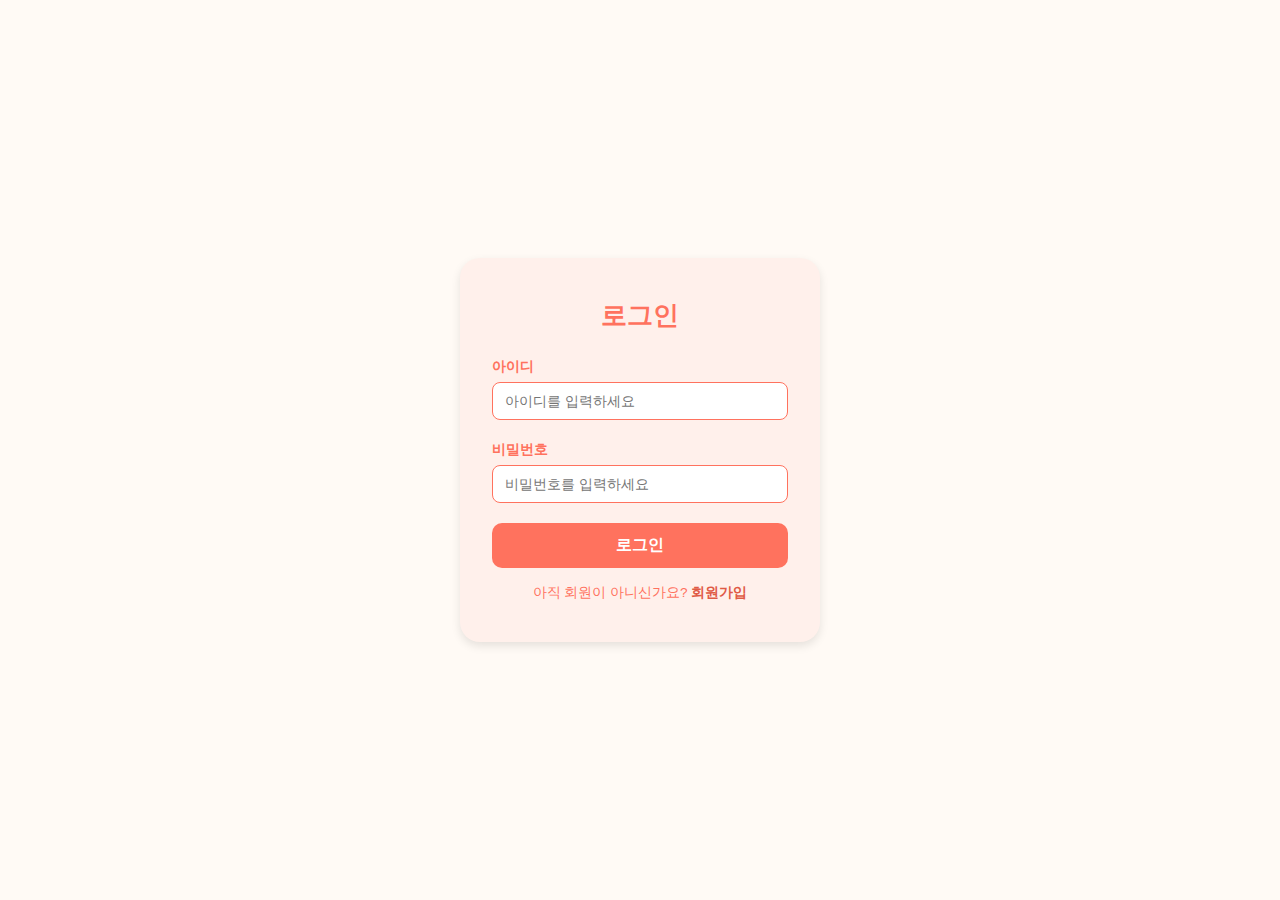
<file: login.html>
<!DOCTYPE html>
<html lang="ko">
<head>
  <meta charset="UTF-8" />
  <meta name="viewport" content="width=device-width, initial-scale=1" />
  <title>맛있조 - 로그인</title>
  <style>
    /* 기존 디자인 스타일 유지 + 로그인폼 스타일 추가 */
    * { margin: 0; padding: 0; box-sizing: border-box; }
    body {
      font-family: 'Segoe UI', sans-serif;
      background: #fffaf5;
      color: #333;
      font-size: 0.8rem;
      height: 100vh;
      display: flex;
      justify-content: center;
      align-items: center;
    }

    main {
      display: flex;
      justify-content: center;
      align-items: center;
      height: 100%;
    }

    .login-box {
      background: #fff0eb;
      padding: 40px 32px;
      border-radius: 20px;
      width: 360px;
      box-shadow: 0 4px 10px rgba(0,0,0,0.1);
    }
    .login-box h2 {
      color: #ff725e;
      margin-bottom: 24px;
      text-align: center;
      font-weight: 700;
      font-size: 1.6rem;
    }
    .login-box label {
      display: block;
      margin-bottom: 6px;
      font-weight: 600;
      color: #ff725e;
      font-size: 0.9rem;
    }
    .login-box input[type="text"],
    .login-box input[type="password"] {
      width: 100%;
      padding: 10px 12px;
      border: 1.5px solid #ff725e;
      border-radius: 8px;
      margin-bottom: 20px;
      font-size: 0.9rem;
      outline: none;
      transition: border-color 0.3s ease;
    }
    .login-box input[type="text"]:focus,
    .login-box input[type="password"]:focus {
      border-color: #e05a45;
    }
    .login-box button {
      width: 100%;
      background: #ff725e;
      border: none;
      padding: 12px;
      color: white;
      font-size: 1rem;
      font-weight: 700;
      border-radius: 10px;
      cursor: pointer;
      transition: background-color 0.3s ease;
    }
    .login-box button:hover {
      background: #e05a45;
    }
    .login-box .signup-link {
      margin-top: 16px;
      text-align: center;
      font-size: 0.85rem;
      color: #ff725e;
    }
    .login-box .signup-link a {
      color: #e05a45;
      text-decoration: none;
      font-weight: 700;
    }
    .login-box .signup-link a:hover {
      text-decoration: underline;
    }
  </style>
</head>
<body>
  <main>
    <div class="login-box">
      <h2>로그인</h2>
      <form id="loginForm" onsubmit="return loginSubmit()">
        <label for="userid">아이디</label>
        <input type="text" id="userid" name="userid" placeholder="아이디를 입력하세요" required />
        
        <label for="password">비밀번호</label>
        <input type="password" id="password" name="password" placeholder="비밀번호를 입력하세요" required />
        
        <button type="submit">로그인</button>
      </form>
      <div class="signup-link">
        아직 회원이 아니신가요? <a href="register.html">회원가입</a>
      </div>
    </div>
  </main>

  <script>
    function loginSubmit() {
      const id = document.getElementById('userid').value.trim();
      const pw = document.getElementById('password').value.trim();
      if (id === '' || pw === '') {
        alert('아이디와 비밀번호를 모두 입력해주세요.');
        return false;
      }
      alert(`로그인 시도: 아이디=${id}, 비밀번호=${'*'.repeat(pw.length)}`);
      // 여기에 실제 로그인 처리 로직 추가
      return false; // 폼 제출 방지(테스트용)
    }
  </script>
</body>
</html>
</file>
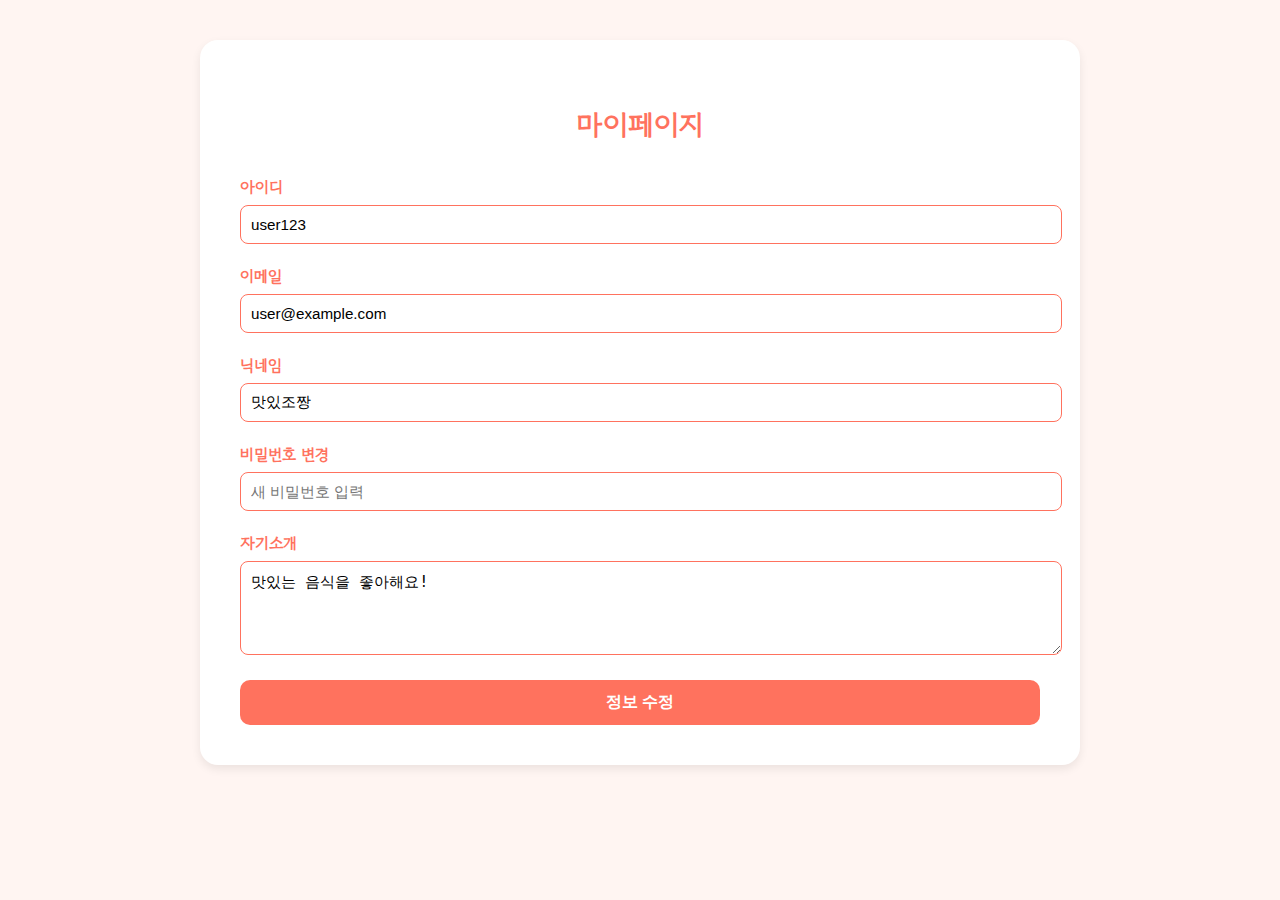
<file: mypage.html>
<!DOCTYPE html>
<html lang="ko">
<head>
  <meta charset="UTF-8" />
  <meta name="viewport" content="width=device-width, initial-scale=1.0"/>
  <title>마이페이지 | 맛있조</title>
  <style>
    @import url('https://fonts.googleapis.com/css2?family=Gowun+Dodum&display=swap');

    body {
      margin: 0;
      font-family: 'Gowun Dodum', sans-serif;
      background: #fff5f2;
      color: #333;
    }

    header {
      background-color: #ff725e;
      padding: 14px 28px;
      display: flex;
      justify-content: space-between;
      align-items: center;
      color: white;
    }

    .logo {
      font-size: 1.6rem;
      font-weight: bold;
    }

    .user-links a {
      color: white;
      margin-left: 16px;
      text-decoration: none;
      font-weight: bold;
    }

    .container {
      max-width: 800px;
      margin: 40px auto;
      background: #fff;
      padding: 40px;
      border-radius: 18px;
      box-shadow: 0 4px 10px rgba(0, 0, 0, 0.08);
    }

    h2 {
      text-align: center;
      color: #ff725e;
      font-size: 1.8rem;
      margin-bottom: 30px;
    }

    label {
      display: block;
      margin-bottom: 6px;
      font-weight: 600;
      color: #ff725e;
    }

    input[type="text"],
    input[type="email"],
    input[type="password"],
    textarea {
      width: 100%;
      padding: 10px;
      margin-bottom: 20px;
      border: 1.5px solid #ff725e;
      border-radius: 8px;
      font-size: 0.95rem;
      outline: none;
    }

    input[type="text"]:focus,
    input[type="email"]:focus,
    input[type="password"]:focus,
    textarea:focus {
      border-color: #e05a45;
    }

    button {
      background-color: #ff725e;
      color: white;
      border: none;
      padding: 12px 20px;
      font-size: 1rem;
      font-weight: bold;
      border-radius: 10px;
      cursor: pointer;
      width: 100%;
    }

    button:hover {
      background-color: #e05a45;
    }
  </style>
</head>
<body>
  

  <div class="container">
    <h2>마이페이지</h2>
    <form id="mypageForm" onsubmit="return handleSubmit()">
      <label for="userid">아이디</label>
      <input type="text" id="userid" name="userid" value="user123" readonly />

      <label for="email">이메일</label>
      <input type="email" id="email" name="email" value="user@example.com" />

      <label for="nickname">닉네임</label>
      <input type="text" id="nickname" name="nickname" value="맛있조짱" />

      <label for="password">비밀번호 변경</label>
      <input type="password" id="password" name="password" placeholder="새 비밀번호 입력" />

      <label for="intro">자기소개</label>
      <textarea id="intro" name="intro" rows="4" placeholder="자기소개를 입력하세요.">맛있는 음식을 좋아해요!</textarea>

      <button type="submit">정보 수정</button>
    </form>
  </div>

  <script>
    function handleSubmit() {
      const email = document.getElementById("email").value.trim();
      const nickname = document.getElementById("nickname").value.trim();
      if (!email || !nickname) {
        alert("이메일과 닉네임은 필수 입력 항목입니다.");
        return false;
      }
      alert("회원 정보가 수정되었습니다!");
      return false; // 실제 서버 처리 필요
    }
  </script>
</body>
</html>
</file>
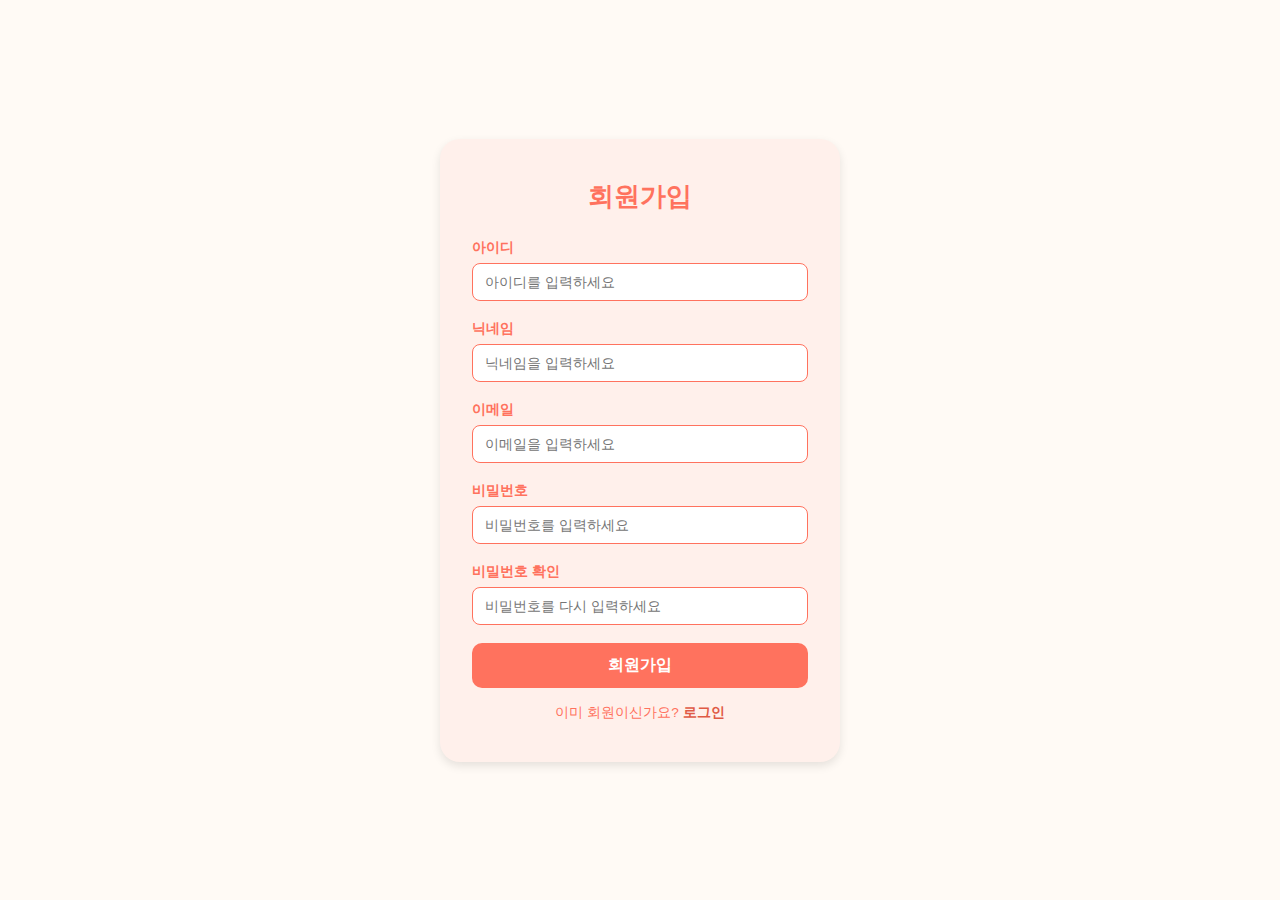
<file: register.html>
<!DOCTYPE html>
<html lang="ko">
<head>
  <meta charset="UTF-8" />
  <meta name="viewport" content="width=device-width, initial-scale=1" />
  <title>맛있조 - 회원가입</title>
  <style>
    * { margin: 0; padding: 0; box-sizing: border-box; }
    body {
      font-family: 'Segoe UI', sans-serif;
      background: #fffaf5;
      color: #333;
      font-size: 0.8rem;
    }

    main {
      display: flex;
      justify-content: center;
      align-items: center;
      height: 100vh;
      padding: 40px 32px;
      background: #fffaf5;
    }

    .register-box {
      background: #fff0eb;
      padding: 40px 32px;
      border-radius: 20px;
      width: 400px;
      box-shadow: 0 4px 10px rgba(0,0,0,0.1);
    }

    .register-box h2 {
      color: #ff725e;
      margin-bottom: 24px;
      text-align: center;
      font-weight: 700;
      font-size: 1.6rem;
    }

    .register-box label {
      display: block;
      margin-bottom: 6px;
      font-weight: 600;
      color: #ff725e;
      font-size: 0.9rem;
    }

    .register-box input[type="text"],
    .register-box input[type="password"],
    .register-box input[type="email"] {
      width: 100%;
      padding: 10px 12px;
      border: 1.5px solid #ff725e;
      border-radius: 8px;
      margin-bottom: 18px;
      font-size: 0.9rem;
      outline: none;
      transition: border-color 0.3s ease;
    }

    .register-box input[type="text"]:focus,
    .register-box input[type="password"]:focus,
    .register-box input[type="email"]:focus {
      border-color: #e05a45;
    }

    .register-box button {
      width: 100%;
      background: #ff725e;
      border: none;
      padding: 12px;
      color: white;
      font-size: 1rem;
      font-weight: 700;
      border-radius: 10px;
      cursor: pointer;
      transition: background-color 0.3s ease;
    }

    .register-box button:hover {
      background: #e05a45;
    }

    .register-box .login-link {
      margin-top: 16px;
      text-align: center;
      font-size: 0.85rem;
      color: #ff725e;
    }

    .register-box .login-link a {
      color: #e05a45;
      text-decoration: none;
      font-weight: 700;
    }

    .register-box .login-link a:hover {
      text-decoration: underline;
    }
  </style>
</head>
<body>

  <main>
    <div class="register-box">
      <h2>회원가입</h2>
      <form id="registerForm" onsubmit="return registerSubmit()">
        <label for="userid">아이디</label>
        <input type="text" id="userid" name="userid" placeholder="아이디를 입력하세요" required />

        <label for="nickname">닉네임</label>
        <input type="text" id="nickname" name="nickname" placeholder="닉네임을 입력하세요" required />

        <label for="email">이메일</label>
        <input type="email" id="email" name="email" placeholder="이메일을 입력하세요" required />

        <label for="password">비밀번호</label>
        <input type="password" id="password" name="password" placeholder="비밀번호를 입력하세요" required />

        <label for="passwordConfirm">비밀번호 확인</label>
        <input type="password" id="passwordConfirm" name="passwordConfirm" placeholder="비밀번호를 다시 입력하세요" required />

        <button type="submit">회원가입</button>
      </form>
      <div class="login-link">
        이미 회원이신가요? <a href="login.html">로그인</a>
      </div>
    </div>
  </main>

  <script>
    function registerSubmit() {
      const id = document.getElementById('userid').value.trim();
      const nickname = document.getElementById('nickname').value.trim();
      const email = document.getElementById('email').value.trim();
      const pw = document.getElementById('password').value.trim();
      const pwConfirm = document.getElementById('passwordConfirm').value.trim();

      if (!id || !nickname || !email || !pw || !pwConfirm) {
        alert('모든 항목을 입력해주세요.');
        return false;
      }

      if (pw !== pwConfirm) {
        alert('비밀번호가 일치하지 않습니다.');
        return false;
      }

      alert(`회원가입 시도:\n아이디: ${id}\n닉네임: ${nickname}\n이메일: ${email}`);
      return false; // 실제 제출 방지 (테스트용)
    }
  </script>

</body>
</html>
</file>
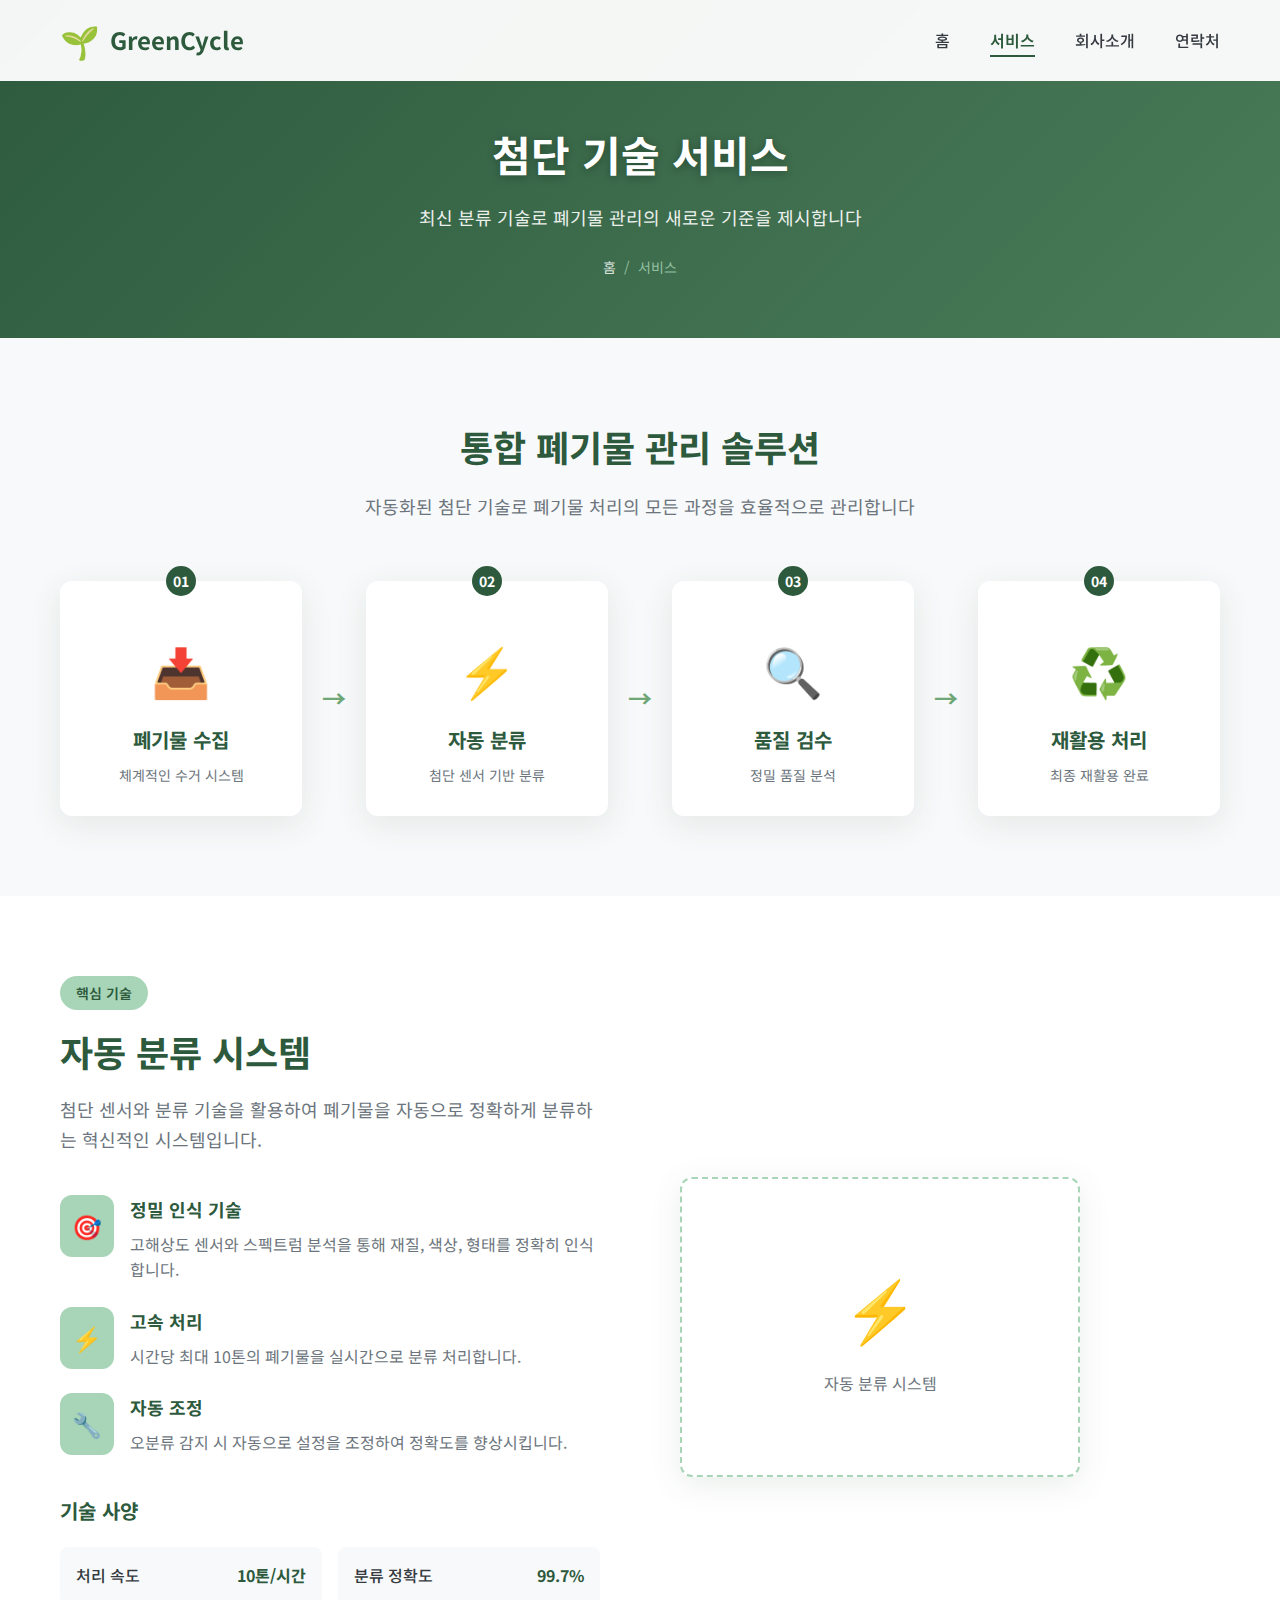
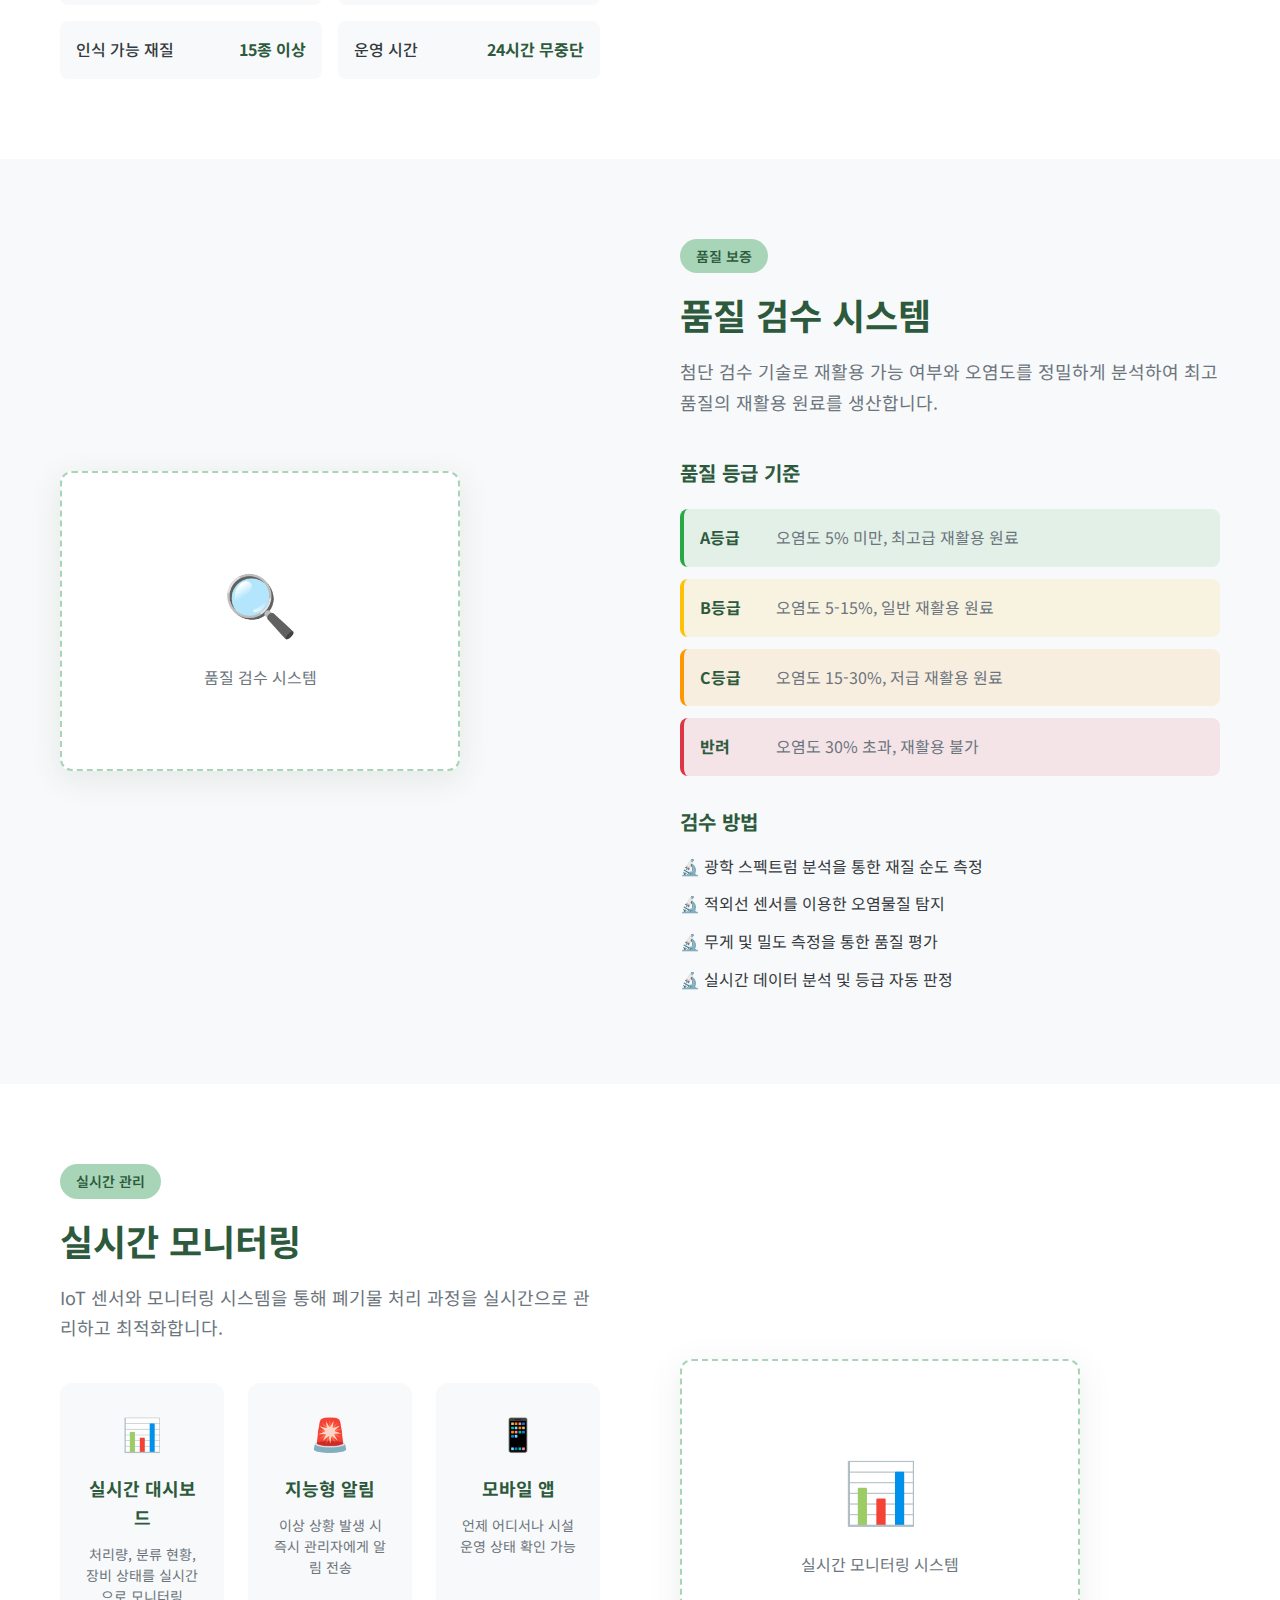
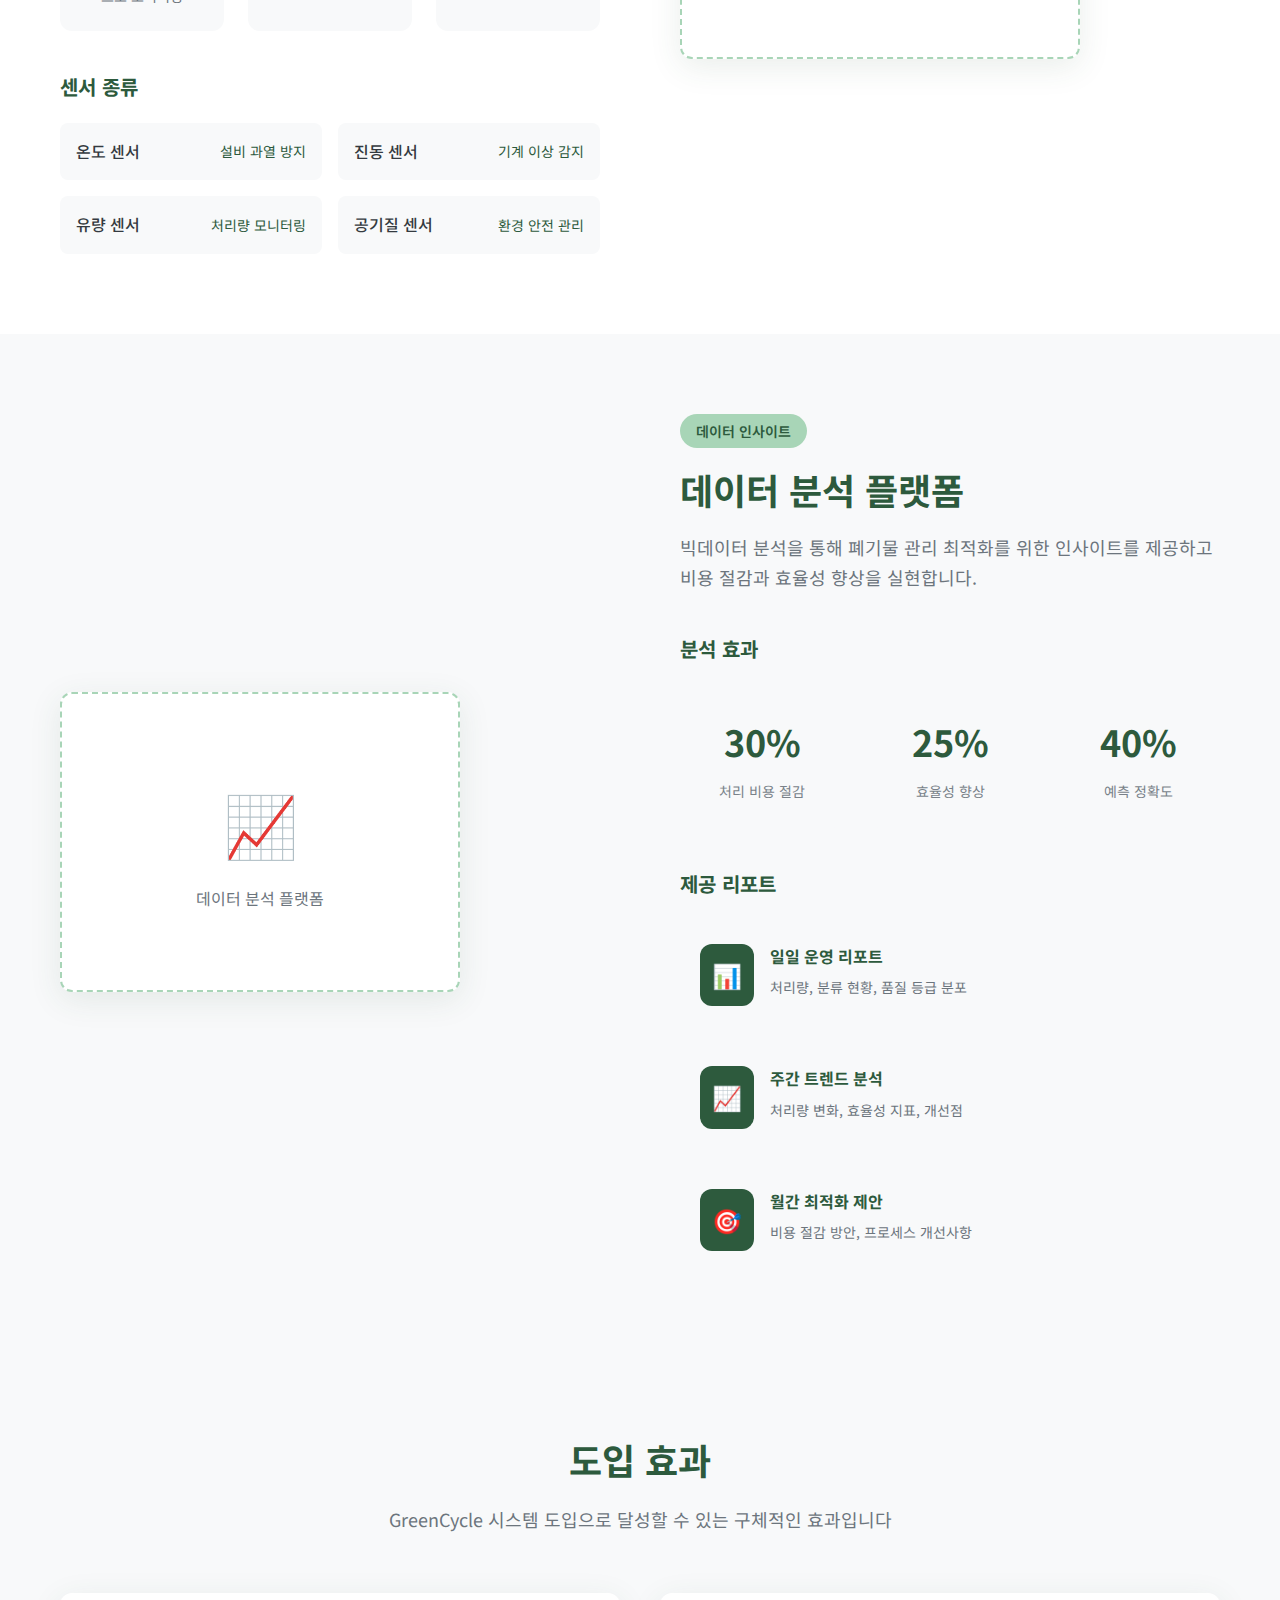
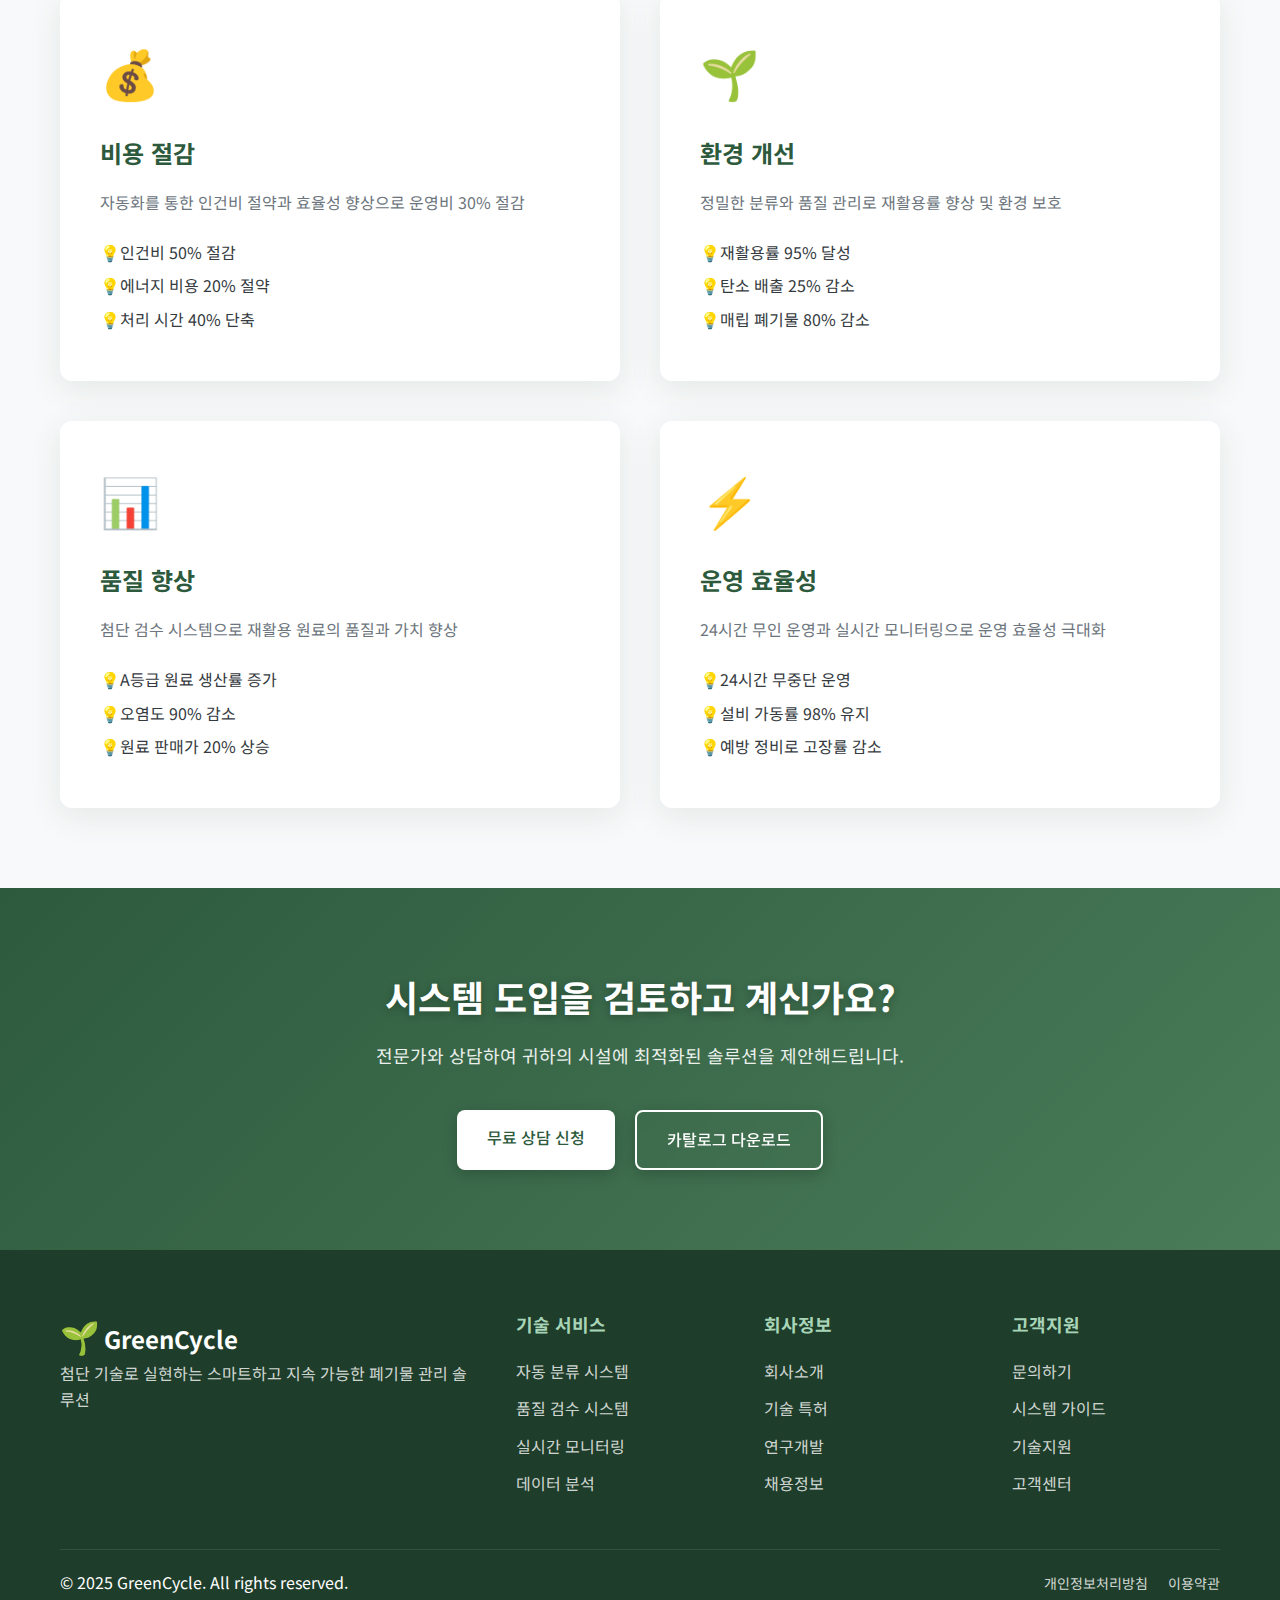
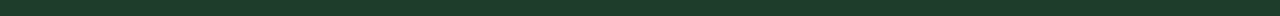
<file: services.html>
<!DOCTYPE html>
<html lang="ko">
<head>
    <meta charset="UTF-8">
    <meta name="viewport" content="width=device-width, initial-scale=1.0">
    <title>서비스 - GreenCycle</title>
    <link rel="stylesheet" href="style.css">
    <link rel="preconnect" href="https://fonts.googleapis.com">
    <link rel="preconnect" href="https://fonts.gstatic.com" crossorigin>
    <link href="https://fonts.googleapis.com/css2?family=Noto+Sans+KR:wght@300;400;500;700&display=swap" rel="stylesheet">
</head>
<body>
    <!-- Header -->
    <header class="header">
        <nav class="navbar">
            <div class="nav-container">
                <div class="logo">
                    <span class="logo-icon">🌱</span>
                    <span class="logo-text">GreenCycle</span>
                </div>
                <ul class="nav-menu">
                    <li><a href="index.html">홈</a></li>
                    <li><a href="services.html" class="active">서비스</a></li>
                    <li><a href="about.html">회사소개</a></li>
                    <li><a href="contact.html">연락처</a></li>
                </ul>
                <div class="hamburger">
                    <span></span>
                    <span></span>
                    <span></span>
                </div>
            </div>
        </nav>
    </header>

    <!-- Page Header -->
    <section class="page-header">
        <div class="container">
            <div class="page-header-content">
                <h1>첨단 기술 서비스</h1>
                <p>최신 분류 기술로 폐기물 관리의 새로운 기준을 제시합니다</p>
                <nav class="breadcrumb">
                    <a href="index.html">홈</a> <span>/</span> <span>서비스</span>
                </nav>
            </div>
        </div>
    </section>

    <!-- Services Overview -->
    <section class="services-overview">
        <div class="container">
            <div class="section-header">
                <h2>통합 폐기물 관리 솔루션</h2>
                <p>자동화된 첨단 기술로 폐기물 처리의 모든 과정을 효율적으로 관리합니다</p>
            </div>
            <div class="process-flow">
                <div class="process-step">
                    <div class="step-number">01</div>
                    <div class="step-icon">📥</div>
                    <h3>폐기물 수집</h3>
                    <p>체계적인 수거 시스템</p>
                </div>
                <div class="process-arrow">→</div>
                <div class="process-step">
                    <div class="step-number">02</div>
                    <div class="step-icon">⚡</div>
                    <h3>자동 분류</h3>
                    <p>첨단 센서 기반 분류</p>
                </div>
                <div class="process-arrow">→</div>
                <div class="process-step">
                    <div class="step-number">03</div>
                    <div class="step-icon">🔍</div>
                    <h3>품질 검수</h3>
                    <p>정밀 품질 분석</p>
                </div>
                <div class="process-arrow">→</div>
                <div class="process-step">
                    <div class="step-number">04</div>
                    <div class="step-icon">♻️</div>
                    <h3>재활용 처리</h3>
                    <p>최종 재활용 완료</p>
                </div>
            </div>
        </div>
    </section>

    <!-- Service Detail Sections -->
    
    <!-- Auto Classification System -->
    <section class="service-detail">
        <div class="container">
            <div class="service-detail-content">
                <div class="service-detail-text">
                    <div class="service-badge">핵심 기술</div>
                    <h2>자동 분류 시스템</h2>
                    <p class="service-intro">첨단 센서와 분류 기술을 활용하여 폐기물을 자동으로 정확하게 분류하는 혁신적인 시스템입니다.</p>
                    
                    <div class="feature-list">
                        <div class="feature-item">
                            <div class="feature-icon">🎯</div>
                            <div class="feature-content">
                                <h4>정밀 인식 기술</h4>
                                <p>고해상도 센서와 스펙트럼 분석을 통해 재질, 색상, 형태를 정확히 인식합니다.</p>
                            </div>
                        </div>
                        <div class="feature-item">
                            <div class="feature-icon">⚡</div>
                            <div class="feature-content">
                                <h4>고속 처리</h4>
                                <p>시간당 최대 10톤의 폐기물을 실시간으로 분류 처리합니다.</p>
                            </div>
                        </div>
                        <div class="feature-item">
                            <div class="feature-icon">🔧</div>
                            <div class="feature-content">
                                <h4>자동 조정</h4>
                                <p>오분류 감지 시 자동으로 설정을 조정하여 정확도를 향상시킵니다.</p>
                            </div>
                        </div>
                    </div>

                    <div class="tech-specs">
                        <h4>기술 사양</h4>
                        <div class="specs-grid">
                            <div class="spec-item">
                                <span class="spec-label">처리 속도</span>
                                <span class="spec-value">10톤/시간</span>
                            </div>
                            <div class="spec-item">
                                <span class="spec-label">분류 정확도</span>
                                <span class="spec-value">99.7%</span>
                            </div>
                            <div class="spec-item">
                                <span class="spec-label">인식 가능 재질</span>
                                <span class="spec-value">15종 이상</span>
                            </div>
                            <div class="spec-item">
                                <span class="spec-label">운영 시간</span>
                                <span class="spec-value">24시간 무중단</span>
                            </div>
                        </div>
                    </div>
                </div>
                <div class="service-detail-image">
                    <div class="image-placeholder">
                        <div class="placeholder-content">
                            <span>⚡</span>
                            <p>자동 분류 시스템</p>
                        </div>
                    </div>
                </div>
            </div>
        </div>
    </section>

    <!-- Quality Inspection System -->
    <section class="service-detail alt">
        <div class="container">
            <div class="service-detail-content">
                <div class="service-detail-image">
                    <div class="image-placeholder">
                        <div class="placeholder-content">
                            <span>🔍</span>
                            <p>품질 검수 시스템</p>
                        </div>
                    </div>
                </div>
                <div class="service-detail-text">
                    <div class="service-badge">품질 보증</div>
                    <h2>품질 검수 시스템</h2>
                    <p class="service-intro">첨단 검수 기술로 재활용 가능 여부와 오염도를 정밀하게 분석하여 최고 품질의 재활용 원료를 생산합니다.</p>
                    
                    <div class="quality-grades">
                        <h4>품질 등급 기준</h4>
                        <div class="grade-list">
                            <div class="grade-item grade-a">
                                <span class="grade-label">A등급</span>
                                <span class="grade-desc">오염도 5% 미만, 최고급 재활용 원료</span>
                            </div>
                            <div class="grade-item grade-b">
                                <span class="grade-label">B등급</span>
                                <span class="grade-desc">오염도 5-15%, 일반 재활용 원료</span>
                            </div>
                            <div class="grade-item grade-c">
                                <span class="grade-label">C등급</span>
                                <span class="grade-desc">오염도 15-30%, 저급 재활용 원료</span>
                            </div>
                            <div class="grade-item grade-reject">
                                <span class="grade-label">반려</span>
                                <span class="grade-desc">오염도 30% 초과, 재활용 불가</span>
                            </div>
                        </div>
                    </div>

                    <div class="inspection-methods">
                        <h4>검수 방법</h4>
                        <ul class="method-list">
                            <li>광학 스펙트럼 분석을 통한 재질 순도 측정</li>
                            <li>적외선 센서를 이용한 오염물질 탐지</li>
                            <li>무게 및 밀도 측정을 통한 품질 평가</li>
                            <li>실시간 데이터 분석 및 등급 자동 판정</li>
                        </ul>
                    </div>
                </div>
            </div>
        </div>
    </section>

    <!-- Real-time Monitoring -->
    <section class="service-detail">
        <div class="container">
            <div class="service-detail-content">
                <div class="service-detail-text">
                    <div class="service-badge">실시간 관리</div>
                    <h2>실시간 모니터링</h2>
                    <p class="service-intro">IoT 센서와 모니터링 시스템을 통해 폐기물 처리 과정을 실시간으로 관리하고 최적화합니다.</p>
                    
                    <div class="monitoring-features">
                        <div class="monitoring-card">
                            <div class="monitoring-icon">📊</div>
                            <h4>실시간 대시보드</h4>
                            <p>처리량, 분류 현황, 장비 상태를 실시간으로 모니터링</p>
                        </div>
                        <div class="monitoring-card">
                            <div class="monitoring-icon">🚨</div>
                            <h4>지능형 알림</h4>
                            <p>이상 상황 발생 시 즉시 관리자에게 알림 전송</p>
                        </div>
                        <div class="monitoring-card">
                            <div class="monitoring-icon">📱</div>
                            <h4>모바일 앱</h4>
                            <p>언제 어디서나 시설 운영 상태 확인 가능</p>
                        </div>
                    </div>

                    <div class="sensor-types">
                        <h4>센서 종류</h4>
                        <div class="sensor-grid">
                            <div class="sensor-item">
                                <span class="sensor-name">온도 센서</span>
                                <span class="sensor-purpose">설비 과열 방지</span>
                            </div>
                            <div class="sensor-item">
                                <span class="sensor-name">진동 센서</span>
                                <span class="sensor-purpose">기계 이상 감지</span>
                            </div>
                            <div class="sensor-item">
                                <span class="sensor-name">유량 센서</span>
                                <span class="sensor-purpose">처리량 모니터링</span>
                            </div>
                            <div class="sensor-item">
                                <span class="sensor-name">공기질 센서</span>
                                <span class="sensor-purpose">환경 안전 관리</span>
                            </div>
                        </div>
                    </div>
                </div>
                <div class="service-detail-image">
                    <div class="image-placeholder">
                        <div class="placeholder-content">
                            <span>📊</span>
                            <p>실시간 모니터링 시스템</p>
                        </div>
                    </div>
                </div>
            </div>
        </div>
    </section>

    <!-- Data Analytics Platform -->
    <section class="service-detail alt">
        <div class="container">
            <div class="service-detail-content">
                <div class="service-detail-image">
                    <div class="image-placeholder">
                        <div class="placeholder-content">
                            <span>📈</span>
                            <p>데이터 분석 플랫폼</p>
                        </div>
                    </div>
                </div>
                <div class="service-detail-text">
                    <div class="service-badge">데이터 인사이트</div>
                    <h2>데이터 분석 플랫폼</h2>
                    <p class="service-intro">빅데이터 분석을 통해 폐기물 관리 최적화를 위한 인사이트를 제공하고 비용 절감과 효율성 향상을 실현합니다.</p>
                    
                    <div class="analytics-benefits">
                        <h4>분석 효과</h4>
                        <div class="benefit-stats">
                            <div class="stat-item">
                                <span class="stat-number">30%</span>
                                <span class="stat-label">처리 비용 절감</span>
                            </div>
                            <div class="stat-item">
                                <span class="stat-number">25%</span>
                                <span class="stat-label">효율성 향상</span>
                            </div>
                            <div class="stat-item">
                                <span class="stat-number">40%</span>
                                <span class="stat-label">예측 정확도</span>
                            </div>
                        </div>
                    </div>

                    <div class="report-types">
                        <h4>제공 리포트</h4>
                        <div class="report-list">
                            <div class="report-item">
                                <div class="report-icon">📊</div>
                                <div class="report-content">
                                    <h5>일일 운영 리포트</h5>
                                    <p>처리량, 분류 현황, 품질 등급 분포</p>
                                </div>
                            </div>
                            <div class="report-item">
                                <div class="report-icon">📈</div>
                                <div class="report-content">
                                    <h5>주간 트렌드 분석</h5>
                                    <p>처리량 변화, 효율성 지표, 개선점</p>
                                </div>
                            </div>
                            <div class="report-item">
                                <div class="report-icon">🎯</div>
                                <div class="report-content">
                                    <h5>월간 최적화 제안</h5>
                                    <p>비용 절감 방안, 프로세스 개선사항</p>
                                </div>
                            </div>
                        </div>
                    </div>
                </div>
            </div>
        </div>
    </section>

    <!-- Service Benefits -->
    <section class="service-benefits">
        <div class="container">
            <div class="section-header">
                <h2>도입 효과</h2>
                <p>GreenCycle 시스템 도입으로 달성할 수 있는 구체적인 효과입니다</p>
            </div>
            <div class="benefits-grid">
                <div class="benefit-card">
                    <div class="benefit-icon">💰</div>
                    <h3>비용 절감</h3>
                    <p>자동화를 통한 인건비 절약과 효율성 향상으로 운영비 30% 절감</p>
                    <ul>
                        <li>인건비 50% 절감</li>
                        <li>에너지 비용 20% 절약</li>
                        <li>처리 시간 40% 단축</li>
                    </ul>
                </div>
                <div class="benefit-card">
                    <div class="benefit-icon">🌱</div>
                    <h3>환경 개선</h3>
                    <p>정밀한 분류와 품질 관리로 재활용률 향상 및 환경 보호</p>
                    <ul>
                        <li>재활용률 95% 달성</li>
                        <li>탄소 배출 25% 감소</li>
                        <li>매립 폐기물 80% 감소</li>
                    </ul>
                </div>
                <div class="benefit-card">
                    <div class="benefit-icon">📊</div>
                    <h3>품질 향상</h3>
                    <p>첨단 검수 시스템으로 재활용 원료의 품질과 가치 향상</p>
                    <ul>
                        <li>A등급 원료 생산률 증가</li>
                        <li>오염도 90% 감소</li>
                        <li>원료 판매가 20% 상승</li>
                    </ul>
                </div>
                <div class="benefit-card">
                    <div class="benefit-icon">⚡</div>
                    <h3>운영 효율성</h3>
                    <p>24시간 무인 운영과 실시간 모니터링으로 운영 효율성 극대화</p>
                    <ul>
                        <li>24시간 무중단 운영</li>
                        <li>설비 가동률 98% 유지</li>
                        <li>예방 정비로 고장률 감소</li>
                    </ul>
                </div>
            </div>
        </div>
    </section>

    <!-- CTA Section -->
    <section class="service-cta">
        <div class="container">
            <div class="cta-content">
                <h2>시스템 도입을 검토하고 계신가요?</h2>
                <p>전문가와 상담하여 귀하의 시설에 최적화된 솔루션을 제안해드립니다.</p>
                <div class="cta-buttons">
                    <a href="contact.html" class="btn btn-primary">무료 상담 신청</a>
                    <a href="#" class="btn btn-secondary">카탈로그 다운로드</a>
                </div>
            </div>
        </div>
    </section>

    <!-- Footer -->
    <footer class="footer">
        <div class="container">
            <div class="footer-content">
                <div class="footer-section">
                    <div class="footer-logo">
                        <span class="logo-icon">🌱</span>
                        <span class="logo-text">GreenCycle</span>
                    </div>
                    <p>첨단 기술로 실현하는 스마트하고 지속 가능한 폐기물 관리 솔루션</p>
                </div>
                <div class="footer-section">
                    <h4>기술 서비스</h4>
                    <ul>
                        <li><a href="services.html">자동 분류 시스템</a></li>
                        <li><a href="services.html">품질 검수 시스템</a></li>
                        <li><a href="services.html">실시간 모니터링</a></li>
                        <li><a href="services.html">데이터 분석</a></li>
                    </ul>
                </div>
                <div class="footer-section">
                    <h4>회사정보</h4>
                    <ul>
                        <li><a href="about.html">회사소개</a></li>
                        <li><a href="#">기술 특허</a></li>
                        <li><a href="#">연구개발</a></li>
                        <li><a href="#">채용정보</a></li>
                    </ul>
                </div>
                <div class="footer-section">
                    <h4>고객지원</h4>
                    <ul>
                        <li><a href="contact.html">문의하기</a></li>
                        <li><a href="#">시스템 가이드</a></li>
                        <li><a href="#">기술지원</a></li>
                        <li><a href="#">고객센터</a></li>
                    </ul>
                </div>
            </div>
            <div class="footer-bottom">
                <p>&copy; 2025 GreenCycle. All rights reserved.</p>
                <div class="footer-links">
                    <a href="#">개인정보처리방침</a>
                    <a href="#">이용약관</a>
                </div>
            </div>
        </div>
    </footer>

    <script src="script.js"></script>
</body>
</html>
</file>
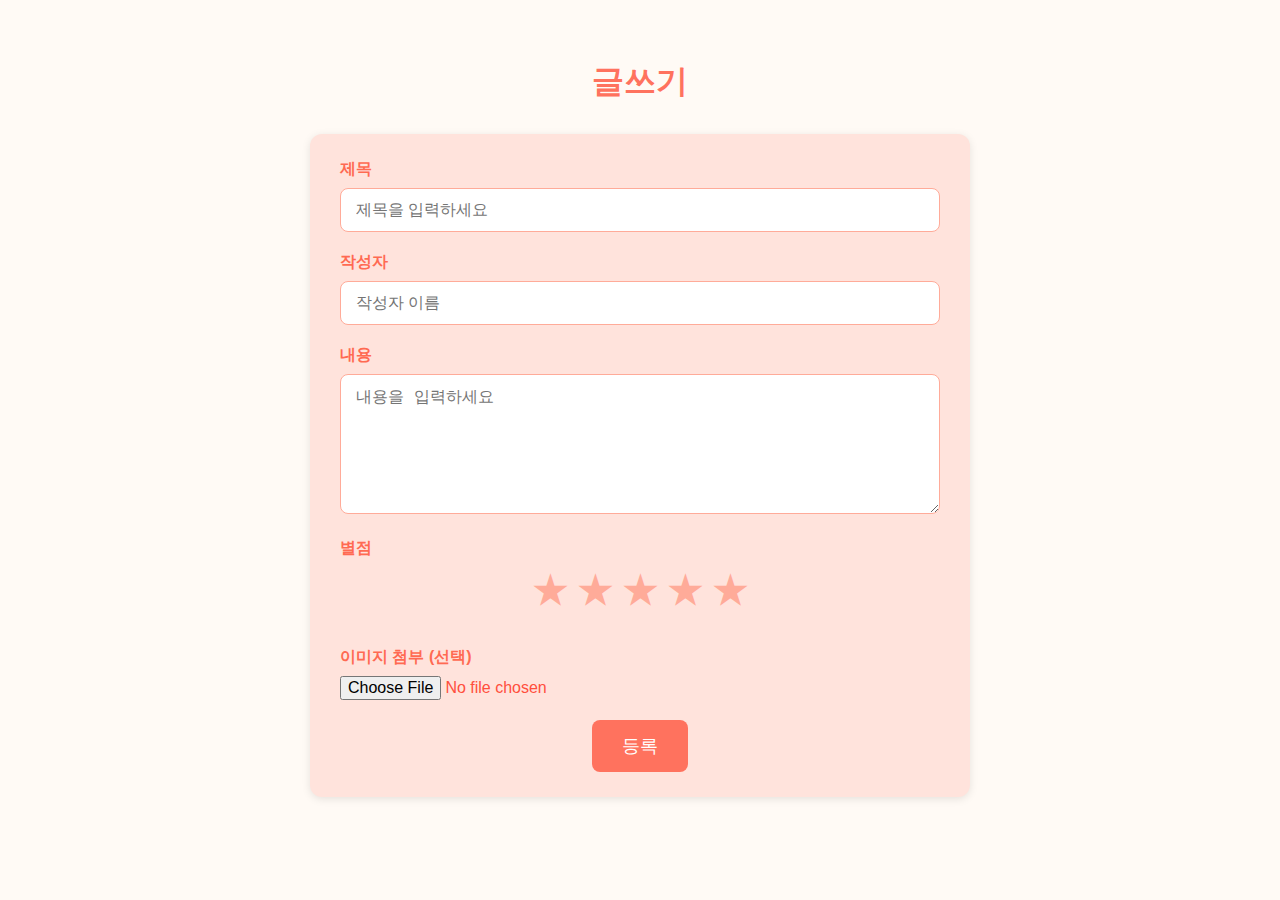
<file: write.html>
<!DOCTYPE html>
<html lang="ko">
<head>
  <meta charset="UTF-8" />
  <meta name="viewport" content="width=device-width, initial-scale=1" />
  <title>맛있조 - 글쓰기</title>
  <style>
    * {
      margin: 0;
      padding: 0;
      box-sizing: border-box;
    }
    body {
      background: #fffaf5;
      font-family: 'Segoe UI', Tahoma, Geneva, Verdana, sans-serif;
      color: #333;
      max-width: 700px;
      margin: 40px auto;
      padding: 20px;
    }
    h1 {
      color: #ff725e;
      text-align: center;
      margin-bottom: 30px;
    }
    form {
      background: #ffe3dc;
      padding: 25px 30px;
      border-radius: 12px;
      box-shadow: 0 2px 8px rgba(0,0,0,0.1);
    }
    label {
      display: block;
      margin-bottom: 8px;
      font-weight: bold;
      color: #ff6a52;
    }
    input[type="text"],
    textarea {
      width: 100%;
      padding: 12px 15px;
      margin-bottom: 20px;
      border: 1.5px solid #ffab99;
      border-radius: 8px;
      font-size: 1rem;
      resize: vertical;
      background-color: white;
      transition: border-color 0.3s ease;
    }
    input[type="text"]:focus,
    textarea:focus {
      border-color: #ff4f3d;
      outline: none;
    }
    input[type="file"] {
      margin-bottom: 20px;
      font-size: 1rem;
      color: #ff4f3d;
    }
    button {
      background-color: #ff725e;
      border: none;
      color: white;
      padding: 14px 30px;
      font-size: 1.1rem;
      border-radius: 8px;
      cursor: pointer;
      transition: background-color 0.3s ease;
      display: block;
      margin: 0 auto;
    }
    button:hover {
      background-color: #e55a44;
    }
    #imagePreview {
      display: none;
      margin: 0 auto 20px;
      max-width: 100%;
      border-radius: 10px;
      box-shadow: 0 2px 7px rgba(0,0,0,0.15);
    }

    /* 별점 스타일 */
    .star-rating {
      display: flex;
      flex-direction: row-reverse;
      justify-content: center;
      margin-bottom: 25px;
    }
    .star-rating input[type="radio"] {
      display: none;
    }
    .star-rating label {
      font-size: 2.2rem;
      color: #ffab99;
      cursor: pointer;
      transition: color 0.3s ease;
      user-select: none;
      padding: 0 5px;
    }
    .star-rating input[type="radio"]:checked ~ label,
    .star-rating label:hover,
    .star-rating label:hover ~ label {
      color: #ff4f3d;
    }
  </style>
</head>
<body>

  <h1>글쓰기</h1>
  <form id="postForm" enctype="multipart/form-data">
    <label for="title">제목</label>
    <input type="text" id="title" name="title" placeholder="제목을 입력하세요" required />

    <label for="author">작성자</label>
    <input type="text" id="author" name="author" placeholder="작성자 이름" required />

    <label for="content">내용</label>
    <textarea id="content" name="content" rows="6" placeholder="내용을 입력하세요" required></textarea>

    <!-- 별점 입력 추가 -->
    <label>별점</label>
    <div class="star-rating" role="radiogroup" aria-label="별점 선택">
      <input type="radio" id="star5" name="rating" value="5" />
      <label for="star5" title="5점">★</label>

      <input type="radio" id="star4" name="rating" value="4" />
      <label for="star4" title="4점">★</label>

      <input type="radio" id="star3" name="rating" value="3" />
      <label for="star3" title="3점">★</label>

      <input type="radio" id="star2" name="rating" value="2" />
      <label for="star2" title="2점">★</label>

      <input type="radio" id="star1" name="rating" value="1" />
      <label for="star1" title="1점">★</label>
    </div>

    <label for="image">이미지 첨부 (선택)</label>
    <input type="file" id="image" name="image" accept="image/*" />

    <img id="imagePreview" alt="이미지 미리보기" />

    <button type="submit">등록</button>
  </form>

  <script>
    const imageInput = document.getElementById('image');
    const imagePreview = document.getElementById('imagePreview');
    const postForm = document.getElementById('postForm');

    // 이미지 미리보기 기능
    imageInput.addEventListener('change', () => {
      const file = imageInput.files[0];
      if(file) {
        const reader = new FileReader();
        reader.onload = (e) => {
          imagePreview.src = e.target.result;
          imagePreview.style.display = 'block';
        }
        reader.readAsDataURL(file);
      } else {
        imagePreview.src = '';
        imagePreview.style.display = 'none';
      }
    });

    // 제출 시 유효성 검사 및 별점 체크
    postForm.addEventListener('submit', (e) => {
      e.preventDefault();

      const title = document.getElementById('title').value.trim();
      const author = document.getElementById('author').value.trim();
      const content = document.getElementById('content').value.trim();
      const rating = document.querySelector('input[name="rating"]:checked');

      if (!title || !author || !content) {
        alert('모든 필드를 입력해 주세요.');
        return;
      }
      if (!rating) {
        alert('별점을 선택해 주세요.');
        return;
      }

      alert(`등록이 완료되었습니다!\n제목: ${title}\n작성자: ${author}\n별점: ${rating.value}점\n(서버 연동이 필요합니다)`);
      postForm.reset();
      imagePreview.style.display = 'none';
    });
  </script>

</body>
</html>
</file>
<file: style.css>
/* Reset and Base Styles */
* {
    margin: 0;
    padding: 0;
    box-sizing: border-box;
}

:root {
    /* Green Color Palette */
    --primary-green: #2d5a3d;
    --secondary-green: #4a7c59;
    --accent-green: #6fa776;
    --light-green: #a8d5b7;
    --sage-green: #9eb3a0;
    --dark-green: #1e3d2a;
    
    /* Neutral Colors */
    --white: #ffffff;
    --light-gray: #f8f9fa;
    --medium-gray: #6c757d;
    --dark-gray: #343a40;
    --black: #212529;
    
    /* Typography */
    --font-family: 'Noto Sans KR', sans-serif;
    --heading-weight: 700;
    --body-weight: 400;
    --light-weight: 300;
    
    /* Spacing */
    --container-padding: 0 20px;
    --section-padding: 80px 0;
    --small-padding: 40px 0;
    
    /* Shadows */
    --card-shadow: 0 8px 32px rgba(45, 90, 61, 0.1);
    --hover-shadow: 0 12px 40px rgba(45, 90, 61, 0.15);
    --text-shadow: 0 2px 8px rgba(0, 0, 0, 0.3);
    --strong-text-shadow: 0 2px 12px rgba(0, 0, 0, 0.5);
    
    /* Border Radius */
    --border-radius: 12px;
    --button-radius: 8px;
}

body {
    font-family: var(--font-family);
    font-weight: var(--body-weight);
    line-height: 1.6;
    color: var(--dark-gray);
    overflow-x: hidden;
}

.container {
    max-width: 1200px;
    margin: 0 auto;
    padding: var(--container-padding);
}

/* Header Styles */
.header {
    position: fixed;
    top: 0;
    left: 0;
    right: 0;
    background: rgba(255, 255, 255, 0.95);
    backdrop-filter: blur(10px);
    z-index: 1000;
    transition: all 0.3s ease;
}

.header.scrolled {
    background: var(--white);
    box-shadow: 0 2px 20px rgba(45, 90, 61, 0.1);
}

.navbar {
    padding: 15px 0;
}

.nav-container {
    max-width: 1200px;
    margin: 0 auto;
    padding: var(--container-padding);
    display: flex;
    justify-content: space-between;
    align-items: center;
}

.logo {
    display: flex;
    align-items: center;
    gap: 10px;
    text-decoration: none;
    color: var(--primary-green);
}

.logo-icon {
    font-size: 32px;
}

.logo-text {
    font-size: 24px;
    font-weight: var(--heading-weight);
}

.nav-menu {
    display: flex;
    list-style: none;
    gap: 40px;
    align-items: center;
}

.nav-menu a {
    text-decoration: none;
    color: var(--dark-gray);
    font-weight: 500;
    transition: color 0.3s ease;
    position: relative;
}

.nav-menu a::after {
    content: '';
    position: absolute;
    bottom: -5px;
    left: 0;
    width: 0;
    height: 2px;
    background: var(--primary-green);
    transition: width 0.3s ease;
}

.nav-menu a:hover {
    color: var(--primary-green);
}

.nav-menu a:hover::after {
    width: 100%;
}

.hamburger {
    display: none;
    flex-direction: column;
    cursor: pointer;
    gap: 4px;
}

.hamburger span {
    width: 25px;
    height: 3px;
    background: var(--primary-green);
    transition: all 0.3s ease;
}

/* Hero Section */
.hero {
    position: relative;
    width: 100%;
    height: 100vh;
    overflow: hidden;
    display: flex;
    align-items: center;
    padding: 140px 0 80px;
}

.hero::before {
    content: '';
    position: absolute;
    inset: 0;
    background: rgba(0, 0, 0, 0.25);
    z-index: 1;
    pointer-events: none;
}

.hero-bg-slider {
    position: absolute;
    top: 0;
    left: 0;
    width: 100%;
    height: 100%;
    z-index: 0;
}

.hero-bg-slider img {
    position: absolute;
    width: 100%;
    height: 100%;
    object-fit: cover;
    opacity: 0;
    transition: opacity 1s ease-in-out;
}

.hero-bg-slider img.active {
    opacity: 1;
}

.hero-container {
    position: relative;
    z-index: 2;
    max-width: 1200px;
    margin: 0 auto;
    padding: var(--container-padding);
    display: grid;
    grid-template-columns: 1fr 1fr;
    gap: 60px;
    align-items: center;
}

.hero-content h1 {
    font-size: 48px;
    font-weight: var(--heading-weight);
    line-height: 1.2;
    margin-bottom: 24px;
    color: var(--white);
    text-shadow: var(--strong-text-shadow);
}

.highlight {
    color: var(--light-green);
    position: relative;
    text-shadow: var(--strong-text-shadow);
}

.highlight::after {
    content: '';
    position: absolute;
    bottom: 5px;
    left: 0;
    right: 0;
    height: 3px;
    background: var(--light-green);
    opacity: 0.6;
    box-shadow: 0 0 10px rgba(168, 213, 183, 0.5);
}

.hero-content p {
    font-size: 18px;
    color: var(--white);
    margin-bottom: 40px;
    line-height: 1.7;
    text-shadow: var(--text-shadow);
    opacity: 0.95;
}

.hero-buttons {
    display: flex;
    gap: 20px;
    margin-bottom: 40px;
}

.btn {
    padding: 15px 30px;
    border-radius: var(--button-radius);
    font-size: 16px;
    font-weight: 500;
    border: none;
    cursor: pointer;
    transition: all 0.3s ease;
    text-decoration: none;
    display: inline-block;
    text-align: center;
    box-shadow: 0 4px 15px rgba(0, 0, 0, 0.2);
}

.btn-primary {
    background: linear-gradient(135deg, var(--primary-green), var(--secondary-green));
    color: var(--white);
}

.btn-primary:hover {
    background: linear-gradient(135deg, var(--dark-green), var(--primary-green));
    transform: translateY(-2px);
    box-shadow: 0 8px 25px rgba(45, 90, 61, 0.4);
}

.btn-secondary {
    background: rgba(255, 255, 255, 0.15);
    color: var(--white);
    border: 2px solid rgba(255, 255, 255, 0.3);
    backdrop-filter: blur(10px);
}

.btn-secondary:hover {
    background: rgba(255, 255, 255, 0.25);
    border-color: rgba(255, 255, 255, 0.5);
    transform: translateY(-2px);
    box-shadow: 0 8px 25px rgba(255, 255, 255, 0.2);
}

.btn-full {
    width: 100%;
}

/* Hero Features */
.hero-features {
    display: flex;
    gap: 20px;
    flex-wrap: wrap;
}

.feature-badge {
    display: flex;
    align-items: center;
    gap: 8px;
    background: rgba(255, 255, 255, 0.15);
    padding: 10px 16px;
    border-radius: 25px;
    backdrop-filter: blur(10px);
    border: 1px solid rgba(255, 255, 255, 0.2);
}

.badge-icon {
    font-size: 16px;
}

.badge-text {
    font-size: 14px;
    font-weight: 600;
    color: var(--white);
    text-shadow: var(--text-shadow);
}

.hero-image {
    display: flex;
    justify-content: center;
}

.hero-card {
    background: rgba(255, 255, 255, 0.15);
    padding: 40px;
    border-radius: var(--border-radius);
    backdrop-filter: blur(15px);
    border: 1px solid rgba(255, 255, 255, 0.2);
    text-align: center;
    max-width: 300px;
    transform: rotate(3deg);
    transition: transform 0.3s ease;
    box-shadow: 0 8px 32px rgba(0, 0, 0, 0.2);
}

.hero-card:hover {
    transform: rotate(0deg) translateY(-10px);
}

.card-icon {
    font-size: 60px;
    margin-bottom: 20px;
}

.hero-card h3 {
    font-size: 24px;
    font-weight: var(--heading-weight);
    color: var(--white);
    margin-bottom: 15px;
    text-shadow: var(--text-shadow);
}

.hero-card p {
    color: var(--white);
    line-height: 1.6;
    text-shadow: var(--text-shadow);
    opacity: 0.9;
}

/* Stats Section */
.stats {
    background: var(--primary-green);
    padding: 60px 0;
    color: var(--white);
}

.stats-grid {
    display: grid;
    grid-template-columns: repeat(4, 1fr);
    gap: 40px;
    text-align: center;
}

.stat-item {
    padding: 20px;
}

.stat-number {
    font-size: 48px;
    font-weight: var(--heading-weight);
    margin-bottom: 10px;
    color: var(--light-green);
}

.stat-label {
    font-size: 16px;
    opacity: 0.9;
}

/* Services Section */
.services {
    padding: var(--section-padding);
    background: var(--white);
}

.section-header {
    text-align: center;
    margin-bottom: 60px;
}

.section-header h2 {
    font-size: 36px;
    font-weight: var(--heading-weight);
    color: var(--primary-green);
    margin-bottom: 16px;
}

.section-header p {
    font-size: 18px;
    color: var(--medium-gray);
    max-width: 600px;
    margin: 0 auto;
}

.services-grid {
    display: grid;
    grid-template-columns: repeat(2, 1fr);
    gap: 30px;
}

.service-card {
    background: var(--white);
    padding: 40px;
    border-radius: var(--border-radius);
    box-shadow: var(--card-shadow);
    transition: all 0.3s ease;
    border: 1px solid rgba(45, 90, 61, 0.1);
}

.service-card:hover {
    transform: translateY(-8px);
    box-shadow: var(--hover-shadow);
}

.service-icon {
    font-size: 48px;
    margin-bottom: 24px;
}

.service-card h3 {
    font-size: 24px;
    font-weight: var(--heading-weight);
    color: var(--primary-green);
    margin-bottom: 16px;
}

.service-card p {
    color: var(--medium-gray);
    margin-bottom: 24px;
    line-height: 1.7;
}

.service-card ul {
    list-style: none;
}

.service-card li {
    color: var(--dark-gray);
    margin-bottom: 8px;
    position: relative;
    padding-left: 20px;
}

.service-card li::before {
    content: '✓';
    position: absolute;
    left: 0;
    color: var(--accent-green);
    font-weight: bold;
}

/* About Section */
.about {
    padding: var(--section-padding);
    background: var(--light-gray);
}

.about-content {
    display: grid;
    grid-template-columns: 1fr 1fr;
    gap: 60px;
    align-items: center;
}

.about-text h2 {
    font-size: 36px;
    font-weight: var(--heading-weight);
    color: var(--primary-green);
    margin-bottom: 24px;
}

.about-text > p {
    font-size: 18px;
    color: var(--medium-gray);
    margin-bottom: 40px;
    line-height: 1.7;
}

.about-features {
    display: flex;
    flex-direction: column;
    gap: 30px;
}

.feature {
    display: flex;
    gap: 20px;
    align-items: flex-start;
}

.feature-icon {
    font-size: 32px;
    background: var(--light-green);
    padding: 15px;
    border-radius: var(--border-radius);
    flex-shrink: 0;
}

.feature-content h4 {
    font-size: 20px;
    font-weight: var(--heading-weight);
    color: var(--primary-green);
    margin-bottom: 8px;
}

.feature-content p {
    color: var(--medium-gray);
    line-height: 1.6;
}

.about-image {
    display: flex;
    justify-content: center;
}

.image-placeholder {
    width: 400px;
    height: 300px;
    background: var(--white);
    border-radius: var(--border-radius);
    display: flex;
    align-items: center;
    justify-content: center;
    box-shadow: var(--card-shadow);
    border: 2px dashed var(--light-green);
}

.placeholder-content {
    text-align: center;
    color: var(--medium-gray);
}

.placeholder-content span {
    font-size: 60px;
    display: block;
    margin-bottom: 16px;
}

/* Contact Section */
.contact {
    padding: var(--section-padding);
    background: var(--white);
}

.contact-content {
    display: grid;
    grid-template-columns: 1fr 1fr;
    gap: 60px;
    margin-top: 60px;
}

.contact-info {
    display: flex;
    flex-direction: column;
    gap: 40px;
}

.contact-item {
    display: flex;
    gap: 20px;
    align-items: flex-start;
}

.contact-icon {
    font-size: 24px;
    background: var(--light-green);
    padding: 15px;
    border-radius: var(--border-radius);
    flex-shrink: 0;
}

.contact-details h4 {
    font-size: 18px;
    font-weight: var(--heading-weight);
    color: var(--primary-green);
    margin-bottom: 8px;
}

.contact-details p {
    font-size: 16px;
    color: var(--dark-gray);
    margin-bottom: 4px;
}

.contact-details span {
    font-size: 14px;
    color: var(--medium-gray);
}

.contact-form {
    background: var(--light-gray);
    padding: 40px;
    border-radius: var(--border-radius);
}

.form-group {
    margin-bottom: 24px;
}

.form-group input,
.form-group select,
.form-group textarea {
    width: 100%;
    padding: 15px;
    border: 2px solid rgba(45, 90, 61, 0.1);
    border-radius: var(--button-radius);
    font-family: var(--font-family);
    font-size: 16px;
    background: var(--white);
    transition: border-color 0.3s ease;
}

.form-group input:focus,
.form-group select:focus,
.form-group textarea:focus {
    outline: none;
    border-color: var(--primary-green);
}

.form-group textarea {
    resize: vertical;
    min-height: 120px;
}

/* Footer */
.footer {
    background: var(--dark-green);
    color: var(--white);
    padding: 60px 0 20px;
}

.footer-content {
    display: grid;
    grid-template-columns: 2fr 1fr 1fr 1fr;
    gap: 40px;
    margin-bottom: 40px;
}

.footer-section h4 {
    font-size: 18px;
    font-weight: var(--heading-weight);
    margin-bottom: 20px;
    color: var(--light-green);
}

.footer-section ul {
    list-style: none;
}

.footer-section ul li {
    margin-bottom: 12px;
}

.footer-section ul li a {
    color: rgba(255, 255, 255, 0.8);
    text-decoration: none;
    transition: color 0.3s ease;
}

.footer-section ul li a:hover {
    color: var(--light-green);
}

.footer-section p {
    color: rgba(255, 255, 255, 0.8);
    line-height: 1.6;
}

.footer-bottom {
    border-top: 1px solid rgba(255, 255, 255, 0.1);
    padding-top: 20px;
    display: flex;
    justify-content: space-between;
    align-items: center;
}

.footer-links {
    display: flex;
    gap: 20px;
}

.footer-links a {
    color: rgba(255, 255, 255, 0.8);
    text-decoration: none;
    font-size: 14px;
    transition: color 0.3s ease;
}

.footer-links a:hover {
    color: var(--light-green);
}

/* Navigation Active State */
.nav-menu a.active {
    color: var(--primary-green);
    font-weight: 600;
}

.nav-menu a.active::after {
    width: 100%;
}

/* Page Header */
.page-header {
    background: linear-gradient(135deg, var(--primary-green) 0%, var(--secondary-green) 100%);
    color: var(--white);
    padding: 120px 0 60px;
    text-align: center;
}

.page-header-content h1 {
    font-size: 42px;
    font-weight: var(--heading-weight);
    margin-bottom: 16px;
    text-shadow: var(--text-shadow);
}

.page-header-content p {
    font-size: 18px;
    margin-bottom: 24px;
    opacity: 0.9;
}

.breadcrumb {
    display: flex;
    justify-content: center;
    align-items: center;
    gap: 8px;
    font-size: 14px;
    opacity: 0.8;
}

.breadcrumb a {
    color: var(--white);
    text-decoration: none;
    transition: opacity 0.3s ease;
}

.breadcrumb a:hover {
    opacity: 1;
}

.breadcrumb span {
    color: var(--light-green);
}

/* Services Overview */
.services-overview {
    padding: 80px 0;
    background: var(--light-gray);
}

.process-flow {
    display: flex;
    justify-content: space-between;
    align-items: center;
    margin-top: 60px;
    flex-wrap: wrap;
    gap: 20px;
}

.process-step {
    flex: 1;
    text-align: center;
    padding: 30px 20px;
    background: var(--white);
    border-radius: var(--border-radius);
    box-shadow: var(--card-shadow);
    position: relative;
    min-width: 200px;
}

.step-number {
    position: absolute;
    top: -15px;
    left: 50%;
    transform: translateX(-50%);
    width: 30px;
    height: 30px;
    background: var(--primary-green);
    color: var(--white);
    border-radius: 50%;
    display: flex;
    align-items: center;
    justify-content: center;
    font-weight: var(--heading-weight);
    font-size: 14px;
}

.step-icon {
    font-size: 48px;
    margin: 20px 0 16px;
}

.process-step h3 {
    font-size: 20px;
    font-weight: var(--heading-weight);
    color: var(--primary-green);
    margin-bottom: 8px;
}

.process-step p {
    color: var(--medium-gray);
    font-size: 14px;
}

.process-arrow {
    font-size: 24px;
    color: var(--accent-green);
    font-weight: bold;
}

/* Service Detail Sections */
.service-detail {
    padding: 80px 0;
    background: var(--white);
}

.service-detail.alt {
    background: var(--light-gray);
}

.service-detail-content {
    display: grid;
    grid-template-columns: 1fr 1fr;
    gap: 80px;
    align-items: center;
}

.service-badge {
    display: inline-block;
    background: var(--light-green);
    color: var(--primary-green);
    padding: 6px 16px;
    border-radius: 20px;
    font-size: 14px;
    font-weight: 600;
    margin-bottom: 20px;
}

.service-detail h2 {
    font-size: 36px;
    font-weight: var(--heading-weight);
    color: var(--primary-green);
    margin-bottom: 20px;
    line-height: 1.2;
}

.service-intro {
    font-size: 18px;
    color: var(--medium-gray);
    margin-bottom: 40px;
    line-height: 1.7;
}

.feature-list {
    display: flex;
    flex-direction: column;
    gap: 24px;
    margin-bottom: 40px;
}

.feature-item {
    display: flex;
    gap: 16px;
    align-items: flex-start;
}

.feature-item .feature-icon {
    font-size: 24px;
    background: var(--light-green);
    padding: 12px;
    border-radius: var(--border-radius);
    flex-shrink: 0;
}

.feature-item .feature-content h4 {
    font-size: 18px;
    font-weight: var(--heading-weight);
    color: var(--primary-green);
    margin-bottom: 8px;
}

.feature-item .feature-content p {
    color: var(--medium-gray);
    line-height: 1.6;
}

/* Tech Specs */
.tech-specs h4 {
    font-size: 20px;
    font-weight: var(--heading-weight);
    color: var(--primary-green);
    margin-bottom: 20px;
}

.specs-grid {
    display: grid;
    grid-template-columns: repeat(2, 1fr);
    gap: 16px;
}

.spec-item {
    display: flex;
    justify-content: space-between;
    align-items: center;
    padding: 16px;
    background: var(--light-gray);
    border-radius: var(--button-radius);
}

.spec-label {
    color: var(--dark-gray);
    font-weight: 500;
}

.spec-value {
    color: var(--primary-green);
    font-weight: var(--heading-weight);
}

/* Quality Grades */
.quality-grades h4 {
    font-size: 20px;
    font-weight: var(--heading-weight);
    color: var(--primary-green);
    margin-bottom: 20px;
}

.grade-list {
    display: flex;
    flex-direction: column;
    gap: 12px;
    margin-bottom: 30px;
}

.grade-item {
    display: flex;
    align-items: center;
    gap: 16px;
    padding: 16px;
    border-radius: var(--button-radius);
    border-left: 4px solid;
}

.grade-a { 
    background: rgba(40, 167, 69, 0.1);
    border-left-color: #28a745;
}

.grade-b { 
    background: rgba(255, 193, 7, 0.1);
    border-left-color: #ffc107;
}

.grade-c { 
    background: rgba(255, 152, 0, 0.1);
    border-left-color: #ff9800;
}

.grade-reject { 
    background: rgba(220, 53, 69, 0.1);
    border-left-color: #dc3545;
}

.grade-label {
    font-weight: var(--heading-weight);
    color: var(--primary-green);
    min-width: 60px;
}

.grade-desc {
    color: var(--medium-gray);
}

/* Inspection Methods */
.inspection-methods h4 {
    font-size: 20px;
    font-weight: var(--heading-weight);
    color: var(--primary-green);
    margin-bottom: 16px;
}

.method-list {
    list-style: none;
    margin: 0;
    padding: 0;
}

.method-list li {
    color: var(--dark-gray);
    margin-bottom: 12px;
    position: relative;
    padding-left: 24px;
}

.method-list li::before {
    content: '🔬';
    position: absolute;
    left: 0;
    top: 0;
}

/* Monitoring Features */
.monitoring-features {
    display: grid;
    grid-template-columns: repeat(3, 1fr);
    gap: 24px;
    margin-bottom: 40px;
}

.monitoring-card {
    background: var(--light-gray);
    padding: 24px;
    border-radius: var(--border-radius);
    text-align: center;
}

.monitoring-icon {
    font-size: 32px;
    margin-bottom: 16px;
}

.monitoring-card h4 {
    font-size: 18px;
    font-weight: var(--heading-weight);
    color: var(--primary-green);
    margin-bottom: 12px;
}

.monitoring-card p {
    color: var(--medium-gray);
    font-size: 14px;
    line-height: 1.5;
}

/* Sensor Types */
.sensor-types h4 {
    font-size: 20px;
    font-weight: var(--heading-weight);
    color: var(--primary-green);
    margin-bottom: 20px;
}

.sensor-grid {
    display: grid;
    grid-template-columns: repeat(2, 1fr);
    gap: 16px;
}

.sensor-item {
    display: flex;
    justify-content: space-between;
    align-items: center;
    padding: 16px;
    background: var(--light-gray);
    border-radius: var(--button-radius);
}

.sensor-name {
    color: var(--dark-gray);
    font-weight: 500;
}

.sensor-purpose {
    color: var(--primary-green);
    font-size: 14px;
}

/* Analytics Benefits */
.analytics-benefits h4 {
    font-size: 20px;
    font-weight: var(--heading-weight);
    color: var(--primary-green);
    margin-bottom: 24px;
}

.benefit-stats {
    display: grid;
    grid-template-columns: repeat(3, 1fr);
    gap: 24px;
    margin-bottom: 40px;
}

.benefit-stats .stat-item {
    text-align: center;
    padding: 24px;
    background: var(--light-gray);
    border-radius: var(--border-radius);
}

.benefit-stats .stat-number {
    font-size: 36px;
    font-weight: var(--heading-weight);
    color: var(--primary-green);
    margin-bottom: 8px;
    display: block;
}

.benefit-stats .stat-label {
    font-size: 14px;
    color: var(--medium-gray);
}

/* Report Types */
.report-types h4 {
    font-size: 20px;
    font-weight: var(--heading-weight);
    color: var(--primary-green);
    margin-bottom: 24px;
}

.report-list {
    display: flex;
    flex-direction: column;
    gap: 20px;
}

.report-item {
    display: flex;
    gap: 16px;
    align-items: flex-start;
    padding: 20px;
    background: var(--light-gray);
    border-radius: var(--border-radius);
}

.report-icon {
    font-size: 24px;
    background: var(--primary-green);
    color: var(--white);
    padding: 12px;
    border-radius: var(--border-radius);
    flex-shrink: 0;
}

.report-content h5 {
    font-size: 16px;
    font-weight: var(--heading-weight);
    color: var(--primary-green);
    margin-bottom: 8px;
}

.report-content p {
    color: var(--medium-gray);
    font-size: 14px;
    line-height: 1.5;
}

/* Service Benefits */
.service-benefits {
    padding: 80px 0;
    background: var(--light-gray);
}

.benefits-grid {
    display: grid;
    grid-template-columns: repeat(2, 1fr);
    gap: 40px;
    margin-top: 60px;
}

.benefit-card {
    background: var(--white);
    padding: 40px;
    border-radius: var(--border-radius);
    box-shadow: var(--card-shadow);
    transition: transform 0.3s ease;
}

.benefit-card:hover {
    transform: translateY(-8px);
}

.benefit-icon {
    font-size: 48px;
    margin-bottom: 24px;
}

.benefit-card h3 {
    font-size: 24px;
    font-weight: var(--heading-weight);
    color: var(--primary-green);
    margin-bottom: 16px;
}

.benefit-card p {
    color: var(--medium-gray);
    margin-bottom: 24px;
    line-height: 1.7;
}

.benefit-card ul {
    list-style: none;
    margin: 0;
    padding: 0;
}

.benefit-card li {
    color: var(--dark-gray);
    margin-bottom: 8px;
    position: relative;
    padding-left: 20px;
}

.benefit-card li::before {
    content: '💡';
    position: absolute;
    left: 0;
    top: 0;
}

/* Service CTA */
.service-cta {
    padding: 80px 0;
    background: linear-gradient(135deg, var(--primary-green) 0%, var(--secondary-green) 100%);
    color: var(--white);
    text-align: center;
}

.cta-content h2 {
    font-size: 36px;
    font-weight: var(--heading-weight);
    margin-bottom: 16px;
    text-shadow: var(--text-shadow);
}

.cta-content p {
    font-size: 18px;
    margin-bottom: 40px;
    opacity: 0.9;
}

.cta-buttons {
    display: flex;
    justify-content: center;
    gap: 20px;
    flex-wrap: wrap;
}

.cta-buttons .btn {
    padding: 15px 30px;
    font-size: 16px;
}

.cta-buttons .btn-primary {
    background: var(--white);
    color: var(--primary-green);
}

.cta-buttons .btn-primary:hover {
    background: var(--light-gray);
    transform: translateY(-2px);
}

.cta-buttons .btn-secondary {
    background: transparent;
    color: var(--white);
    border: 2px solid var(--white);
}

.cta-buttons .btn-secondary:hover {
    background: var(--white);
    color: var(--primary-green);
}

/* Responsive Design for Service Pages */
@media (max-width: 1024px) {
    .service-detail-content {
        gap: 60px;
    }
    
    .monitoring-features {
        grid-template-columns: 1fr;
    }
    
    .benefit-stats {
        grid-template-columns: 1fr;
    }
}

@media (max-width: 768px) {
    .page-header {
        padding: 100px 0 40px;
    }
    
    .page-header-content h1 {
        font-size: 32px;
    }
    
    .process-flow {
        flex-direction: column;
    }
    
    .process-arrow {
        transform: rotate(90deg);
    }
    
    .service-detail-content {
        grid-template-columns: 1fr;
        gap: 40px;
    }
    
    .service-detail.alt .service-detail-content {
        grid-template-columns: 1fr;
    }
    
    .service-detail.alt .service-detail-image {
        order: -1;
    }
    
    .specs-grid {
        grid-template-columns: 1fr;
    }
    
    .sensor-grid {
        grid-template-columns: 1fr;
    }
    
    .benefits-grid {
        grid-template-columns: 1fr;
        gap: 30px;
    }
    
    .cta-buttons {
        flex-direction: column;
        align-items: center;
    }
    
    .cta-buttons .btn {
        width: 100%;
        max-width: 300px;
    }
}

@media (max-width: 480px) {
    .service-detail {
        padding: 60px 0;
    }
    
    .service-benefits {
        padding: 60px 0;
    }
    
    .service-cta {
        padding: 60px 0;
    }
    
    .benefit-card {
        padding: 30px;
    }
    
    .feature-list {
        gap: 20px;
    }
    
    .monitoring-card {
        padding: 20px;
    }
}
@media (max-width: 768px) {
    .hamburger {
        display: flex;
    }
    
    .nav-menu {
        position: fixed;
        top: 100%;
        left: 0;
        right: 0;
        background: var(--white);
        flex-direction: column;
        padding: 20px;
        box-shadow: 0 5px 20px rgba(0, 0, 0, 0.1);
        transform: translateY(-100%);
        opacity: 0;
        visibility: hidden;
        transition: all 0.3s ease;
    }
    
    .nav-menu.active {
        transform: translateY(0);
        opacity: 1;
        visibility: visible;
    }
    
    .hero-container {
        grid-template-columns: 1fr;
        text-align: center;
        gap: 40px;
    }
    
    .hero-content h1 {
        font-size: 36px;
    }
    
    .hero-buttons {
        justify-content: center;
        flex-wrap: wrap;
    }
    
    .hero-features {
        justify-content: center;
    }
    
    .feature-badge {
        font-size: 12px;
        padding: 8px 12px;
    }
    
    .stats-grid {
        grid-template-columns: repeat(2, 1fr);
        gap: 30px;
    }
    
    .services-grid {
        grid-template-columns: 1fr;
    }
    
    .about-content {
        grid-template-columns: 1fr;
        text-align: center;
    }
    
    .contact-content {
        grid-template-columns: 1fr;
    }
    
    .footer-content {
        grid-template-columns: 1fr;
        text-align: center;
    }
    
    .footer-bottom {
        flex-direction: column;
        gap: 20px;
        text-align: center;
    }
}

@media (max-width: 480px) {
    .hero-content h1 {
        font-size: 28px;
    }
    
    .stats-grid {
        grid-template-columns: 1fr;
    }
    
    .hero-buttons {
        flex-direction: column;
    }
    
    .hero-features {
        flex-direction: column;
        align-items: center;
    }
    
    .service-card,
    .contact-form {
        padding: 20px;
    }
}
</file>
